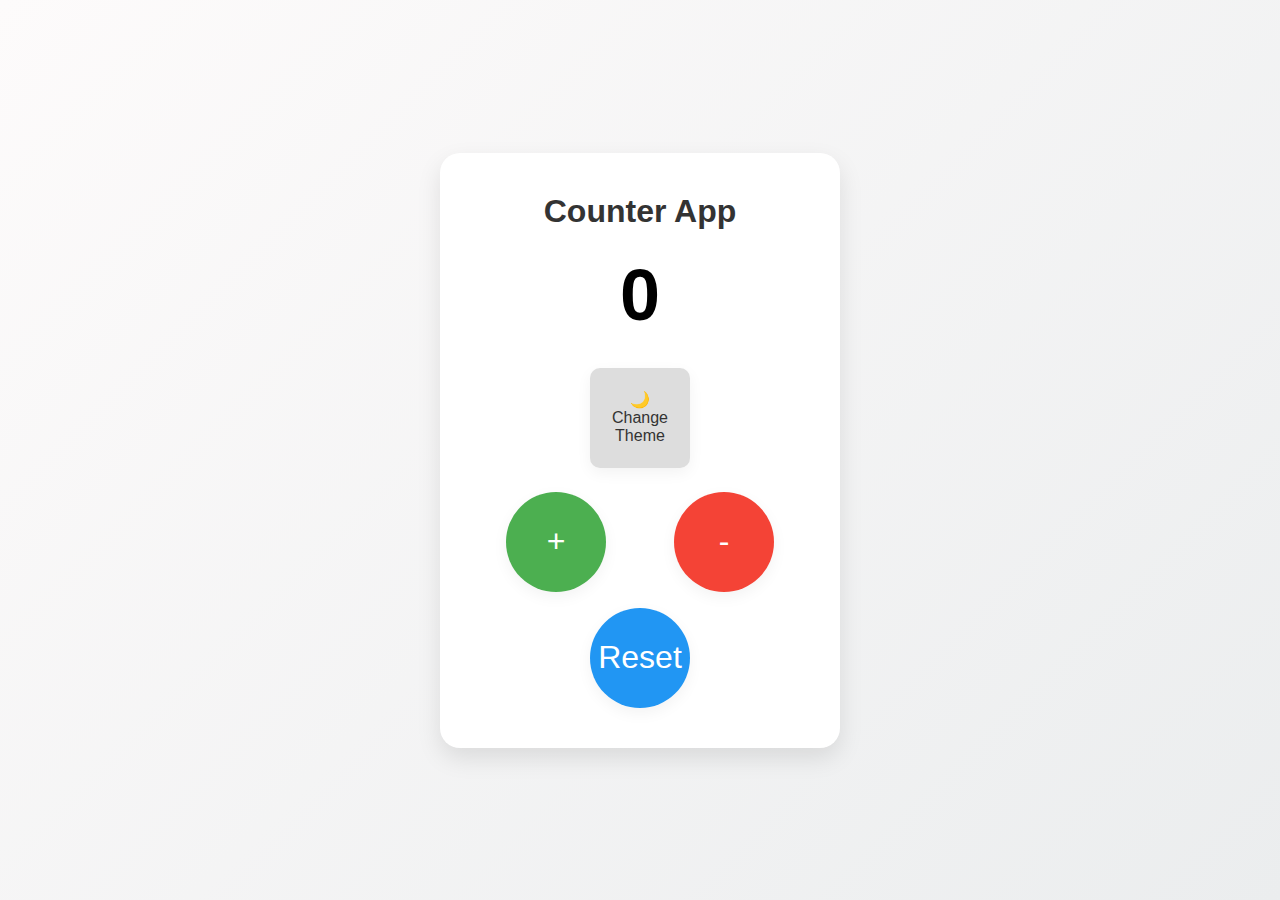
<file: WebTemplate/counter-App/index.html>
<!DOCTYPE html>
<html lang="en">
    <head>
        <meta charset="UTF-8">
        <meta http-equiv="X-UA-Compatible" content="IE-edge">
        <meta name="viewport" content="width=device-width, initial-scale=1.0">
        <title>Counter App</title>
        <link rel="stylesheet" href="style.css">
    </head>
    <body>
        <div class="container">
            <h1>Counter App</h1>
            <div id="counter">0</div>
            <button id="theme-toggle">🌙 Change Theme</button>
            <div class="buttons">
                <button id="increase">+</button>
                <button id="decrease">-</button>
                <button id="reset">Reset</button>
            </div>
        </div>
        <script src="script.js"></script>
    </body>
</html>
</file>
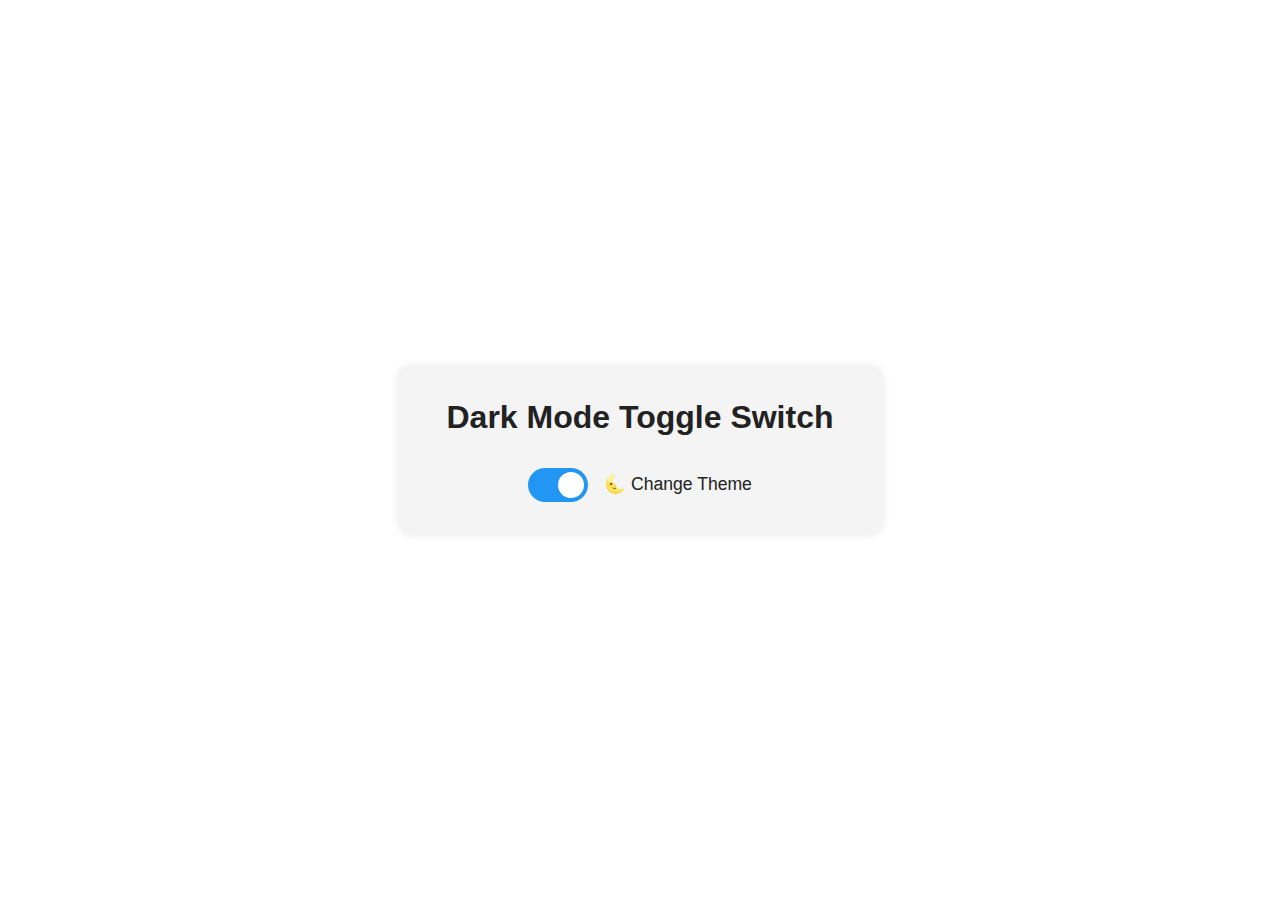
<file: WebTemplate/darkModeToggle/index.html>
<!DOCTYPE html>
<html lang="en">
    <head>
        <meta charset="UTF-8">
        <meta http-equiv="X-UA-Compatible" content="IE=edge" />
        <meta name="viewport" content="width=device-width, initial-scale=1.0" />
        <title>Dark Mode Toggle</title>
        <link rel="stylesheet" href="style.css" />
    </head>
    <body>
        <div class="container">
            <h1>Dark Mode Toggle Switch</h1>
            <div class="toggle-wrapper">
                <label class="switch">
                    <input type="checkbox" id="theme-switch" />
                    <span class="slider round"></span>
                </label>
                <span id="theme-label">🌜 Change Theme</span>
            </div>
            <!-- <button id="toggle-btn">🌜 Change Theme</button> -->
        </div>
        <script src="script.js"></script>
    </body>
</html>
</file>
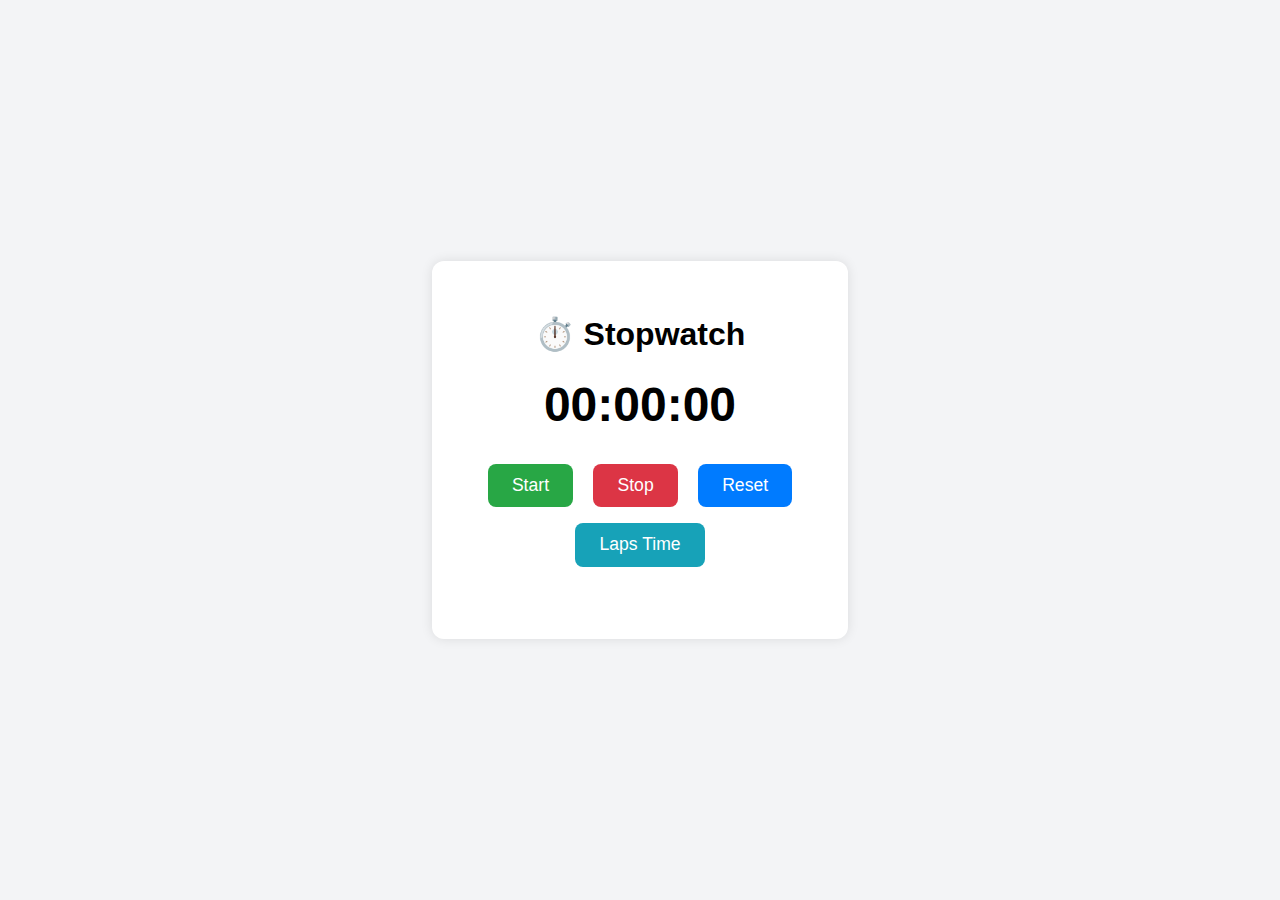
<file: WebTemplate/stopWatch/index.html>
<!DOCTYPE html>
<html lang="en">
    <head>
        <meta charset="UTF-8">
        <meta http-equiv="X-UA-Compatible" content="IE-edge" />
        <meta name="viewport" content="width=device-width, initial-scale=1.0" />
        <title>Stopwatch - Kronometre</title>
        <link rel="stylesheet" href="style.css" />
    </head>
    <body>
        <div class="container">
            <h1>⏱️ Stopwatch</h1>
            <div id="display">00:00:00</div>
            <div class="buttons">
                <button id="start">Start</button>
                <button id="stop">Stop</button>
                <button id="reset">Reset</button>
            </div>
            <button id="lap">Laps Time</button>
            <ul id="laps"></ul>
        </div>
        <script src="script.js"></script>
    </body>
</html>
</file>
<file: WebTemplate/counter-App/style.css>
* {
  box-sizing: border-box;
  margin: 0;
  padding: 0;
}

body {
  font-family: "Segoe UI", sans-serif;
  background: linear-gradient(135deg, #fdfbfb, #ebedee);
  display: flex;
  justify-content: center;
  align-items: center;
  height: 100vh;
}

body.dark {
  background: linear-gradient(135deg, #1c1c1c, #2e2e2e);
  color: #f1f1f1;
}

body.dark .container {
  background-color: #2a2a2a;
  box-shadow: 0 10px 25px rgba(255, 255, 255, 0.05);
}

body.dark #counter {
  color: #f1f1f1;
}

body.dark button {
  background-color: #444;
  color: #fff;
}

body.dark #increase {
  background-color: #388e3c;
}

body.dark #decrease {
  background-color: #d32f2f;
}

body.dark #reset {
  background-color: #1976d2;
}

body.dark h1{
  color: #f1f1f1;
}

#theme-toggle {
  margin-bottom: 1.5rem;
  padding: 0.4rem 1rem;
  border: none;
  border-radius: 10px;
  background-color: #ddd;
  font-size: 1rem;
  cursor: pointer;
  transition: background, 0.3s ease;
}

#theme-toggle:hover {
  background-color: #ccc;
}

body.dark #theme-toggle {
  background-color: #555;
  color: white;
}

.container {
  background-color: white;
  padding: 2.5rem;
  border-radius: 20px;
  box-shadow: 0 10px 25px rgba(0, 0, 0, 0.1);
  text-align: center;
  width: 90%;
  max-width: 400px;
}

h1 {
  margin-bottom: 1.5rem;
  font-size: 2rem;
  color: #333;
}

#counter {
  font-size: 4.5rem;
  font-weight: bold;
  margin-bottom: 2rem;
  color: #333;
  transition: color 0.3s ease;
}

.buttons {
  display: flex;
  justify-content: space-around;
  flex-wrap: wrap;
  gap: 1rem;
}

button {
  background-color: #f0f0f0;
  border: none;
  border-radius: 50%;
  width: 100px;
  height: 100px;
  font-size: 2rem;
  color: #333;
  cursor: pointer;
  box-shadow: 0 5px 15px rgba(0, 0, 0, 0.05);
  transition: background 0.3s, transform 0.2s ease;
}

button:hover {
  background-color: #ddd;
  transform: scale(1.1);
}

#increase {
  background-color: #4caf50;
  color: white;
}

#decrease {
  background-color: #f44336;
  color: white;
}

#reset {
  background-color: #2196f3;
  color: white;
}

@keyframes pop {
  0% {
    transform: scale(1);
  }
  50% {
    transform: scale(1.3);
  }
  100% {
    transform: scale(1);
  }
}

.animate {
  animation: pop 0.3s ease;
}

@media (max-width: 500px) {
  button {
    width: 60px;
    height: 60px;
    font-size: 1.5rem;
  }
}
</file>
<file: WebTemplate/darkModeToggle/style.css>
*{
    margin:0;
    padding:0;
    box-sizing:border-box;
}

body {
    font-family:Arial, sans-serif;
    background-color:#fff;
    color:#222;
    transition: all .3s ease;
    display:flex;
    justify-content:center;
    align-items:center;
    height:100vh;
    transition:background-color .5s ease, color .5s ease;
}

.container{
    text-align:center;
    background-color:#f4f4f4;
    padding: 2rem 3rem;
    border-radius:12px;
    box-shadow:0 0 10px rgba(0,0,0,.1);
    transition: background-color .5s ease;
}

/* Toggle switch */

.toggle-wrapper{
    display: flex;
    align-items: center;
    gap: 1rem;
    justify-content: center;
    margin-top: 2rem;
}

.switch {
    position:relative;
    display:inline-block;
    width:60px;
    height:34px;
}

.switch input {
    display:none;
}

.slider{
    position:absolute;
    cursor: pointer;
    background-color:#ccc;
    border-radius: 34px;
    top:0;
    left:0;
    right:0;
    bottom:0;
    transition: .4s;
}

.slider:before{
    position:absolute;
    content:"";
    height:26px;
    width:26px;
    border-radius:50%;
    background-color: white;
    left:4px;
    bottom:4px;
    transition:.4s;
}

input:checked + .slider {
    background-color: #2196f3;
}

input:checked + .slider:before{
    transform:translateX(26px);
}

/* toggle round */
.slider.round {
    border-radius:34px;
}

.slider.round:before{
    border-radius:50%;
}

#theme-label {
    font-size:1.1rem;
    user-select: none;
}

/* #toggle-btn {
    margin-top:1.5rem;
    padding:.6rem 1.2rem;
    font-size:1rem;
    border:none;
    border-radius:8px;
    background-color:#007bff;
    color:white;
    cursor:pointer;
    transition:all .3s ease;
    box-shadow: 0 4px 12px rgba(0,0,0,.1);
}

#toggle-btn:hover{
    transform: scale(1.05);
    background-color:#0056b3;
} */

body.dark {
    background-color:#1e1e1e;
    color:#eee;
}

body.dark .container {
    background-color:#2c2c2c;
    box-shadow: 0 0 15px rgba(255,255,255,.05);
}

body.dark #toggle-btn{
    background-color:#f1c40f;
    color:black;
}
</file>
<file: WebTemplate/stopWatch/style.css>
body {
    margin:0;
    padding:0;
    font-family:Arial, sans-serif;
    background:#f3f4f6;
    height:100vh;
    display:flex;
    justify-content: center;
    align-items:center;
}

.container {
    background:white;
    padding:2rem 3rem;
    border-radius:12px;
    text-align:center;
    box-shadow: 0 0 12px rgba(0,0,0,.1);;
}

#display {
    font-size:3rem;
    margin:1.5rem 0;
    font-weight:bold;
}

.buttons button,#lap {
    margin:.5rem;
    padding:.7rem 1.5rem;
    font-size:1.1rem;
    border:none;
    border-radius:8px;
    cursor:pointer;
    color:white;
    transition: background .3s ease;
}

#start{
    background-color:#28a745;
}

#stop{
    background-color:#dc3545;
}

#reset {
    background-color:#007bff;
}

button:hover {
    opacity: .9;
}

#lap {
    background-color:#17a2b8;
}
#lap:hover {
    background-color:#138496;
}



#laps {
    margin-top:1rem;
    padding:0;
    list-style:none;
    max-height: 200px;
    overflow-y: auto;
    text-align: left;
}

#laps li {
    background-color:#f1f1f1;
    margin:.3rem 0;
    padding:.5rem;
    border-radius:6px;
    font-size:1rem;
}
</file>
